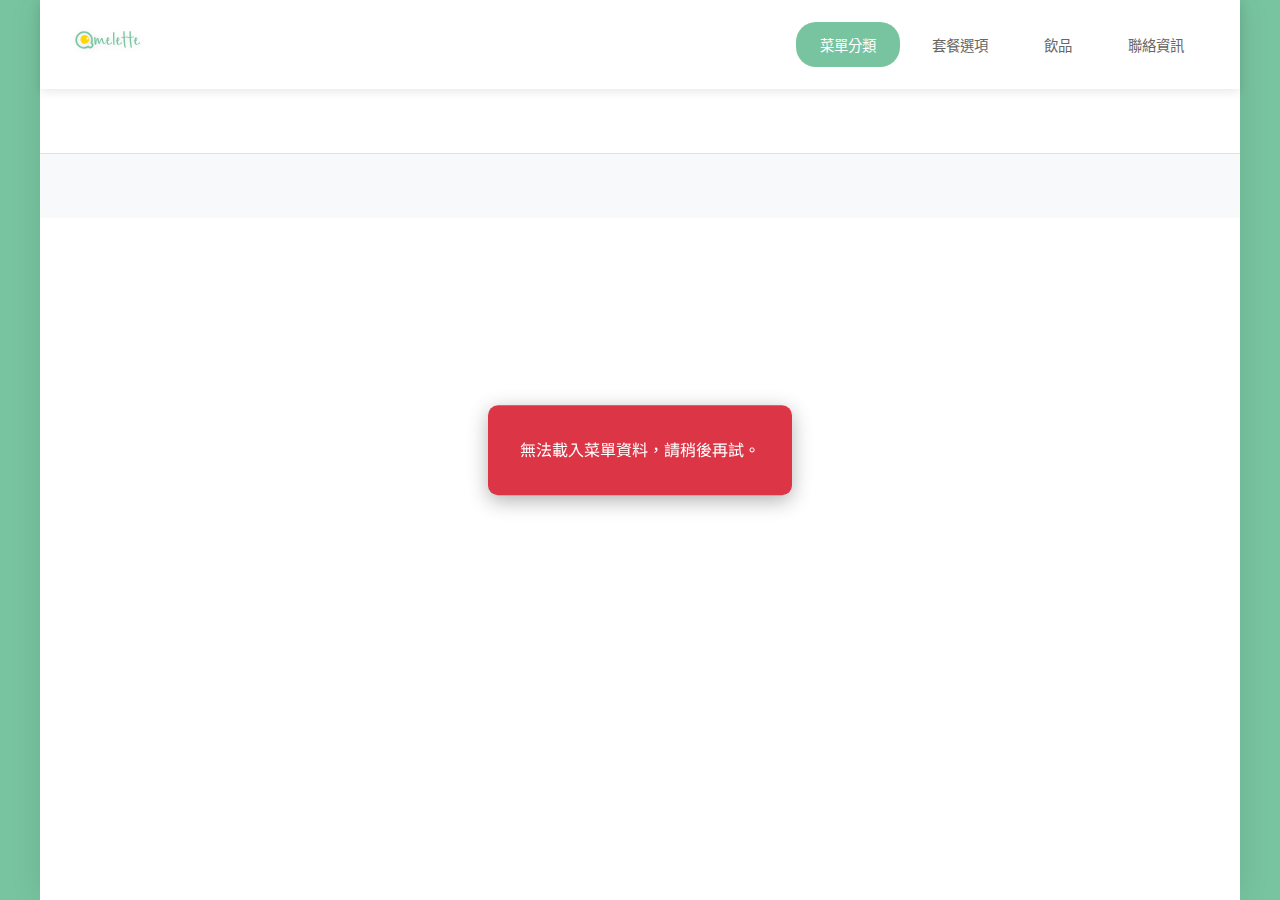
<file: index.html>
<!DOCTYPE html>
<html lang="zh-TW">
<head>
    <meta charset="UTF-8">
    <meta name="viewport" content="width=device-width, initial-scale=1.0">
    <title>Omelette BRUNCH/早午餐菜單</title>
    <link rel="stylesheet" href="styles.css">
    <link href="https://fonts.googleapis.com/css2?family=Noto+Sans+TC:wght@300;400;500;700&display=swap" rel="stylesheet">
    <link rel="stylesheet" href="https://cdnjs.cloudflare.com/ajax/libs/font-awesome/6.0.0/css/all.min.css">
</head>
<body>
    <div class="container">
        <!-- Header -->
        <header class="header">
            <div class="header-content">
                <div class="logo-container">
                    <img src="images/logo.svg" alt="Omelette Logo" class="logo">
                </div>
                <nav class="nav">
                    <div class="nav-container">
                        <button class="nav-btn active" data-section="categories">菜單分類</button>
                        <button class="nav-btn" data-section="set-options">套餐選項</button>
                        <button class="nav-btn" data-section="drinks">飲品</button>
                        <button class="nav-btn" data-section="contact">聯絡資訊</button>
                    </div>
                </nav>
            </div>
        </header>

        <!-- Main Content -->
        <main class="main-content">
            <!-- Categories Section -->
            <section id="categories" class="section active">
                <div id="categories-container"></div>
            </section>

            <!-- Set Options Section -->
            <section id="set-options" class="section">
                <div class="section-header">
                    <h2>套餐選項</h2>
                    <p class="section-subtitle">升級您的餐點體驗</p>
                </div>
                <div id="set-options-container"></div>
            </section>

            <!-- Drinks Section -->
            <section id="drinks" class="section">
                <div class="section-header">
                    <h2>飲品</h2>
                    <p class="section-subtitle">精選飲品搭配</p>
                </div>
                <div id="drinks-container"></div>
            </section>

            <!-- Contact Section -->
            <section id="contact" class="section">
                <div class="section-header">
                    <h2>聯絡資訊</h2>
                    <p class="section-subtitle">歡迎光臨</p>
                </div>
                <div id="contact-container"></div>
            </section>
        </main>

        <!-- Footer -->
        <footer class="footer">
            <div class="footer-content">
                <div id="notes-container"></div>
            </div>
        </footer>
    </div>

    <script src="script.js"></script>
</body>
</html>
</file>
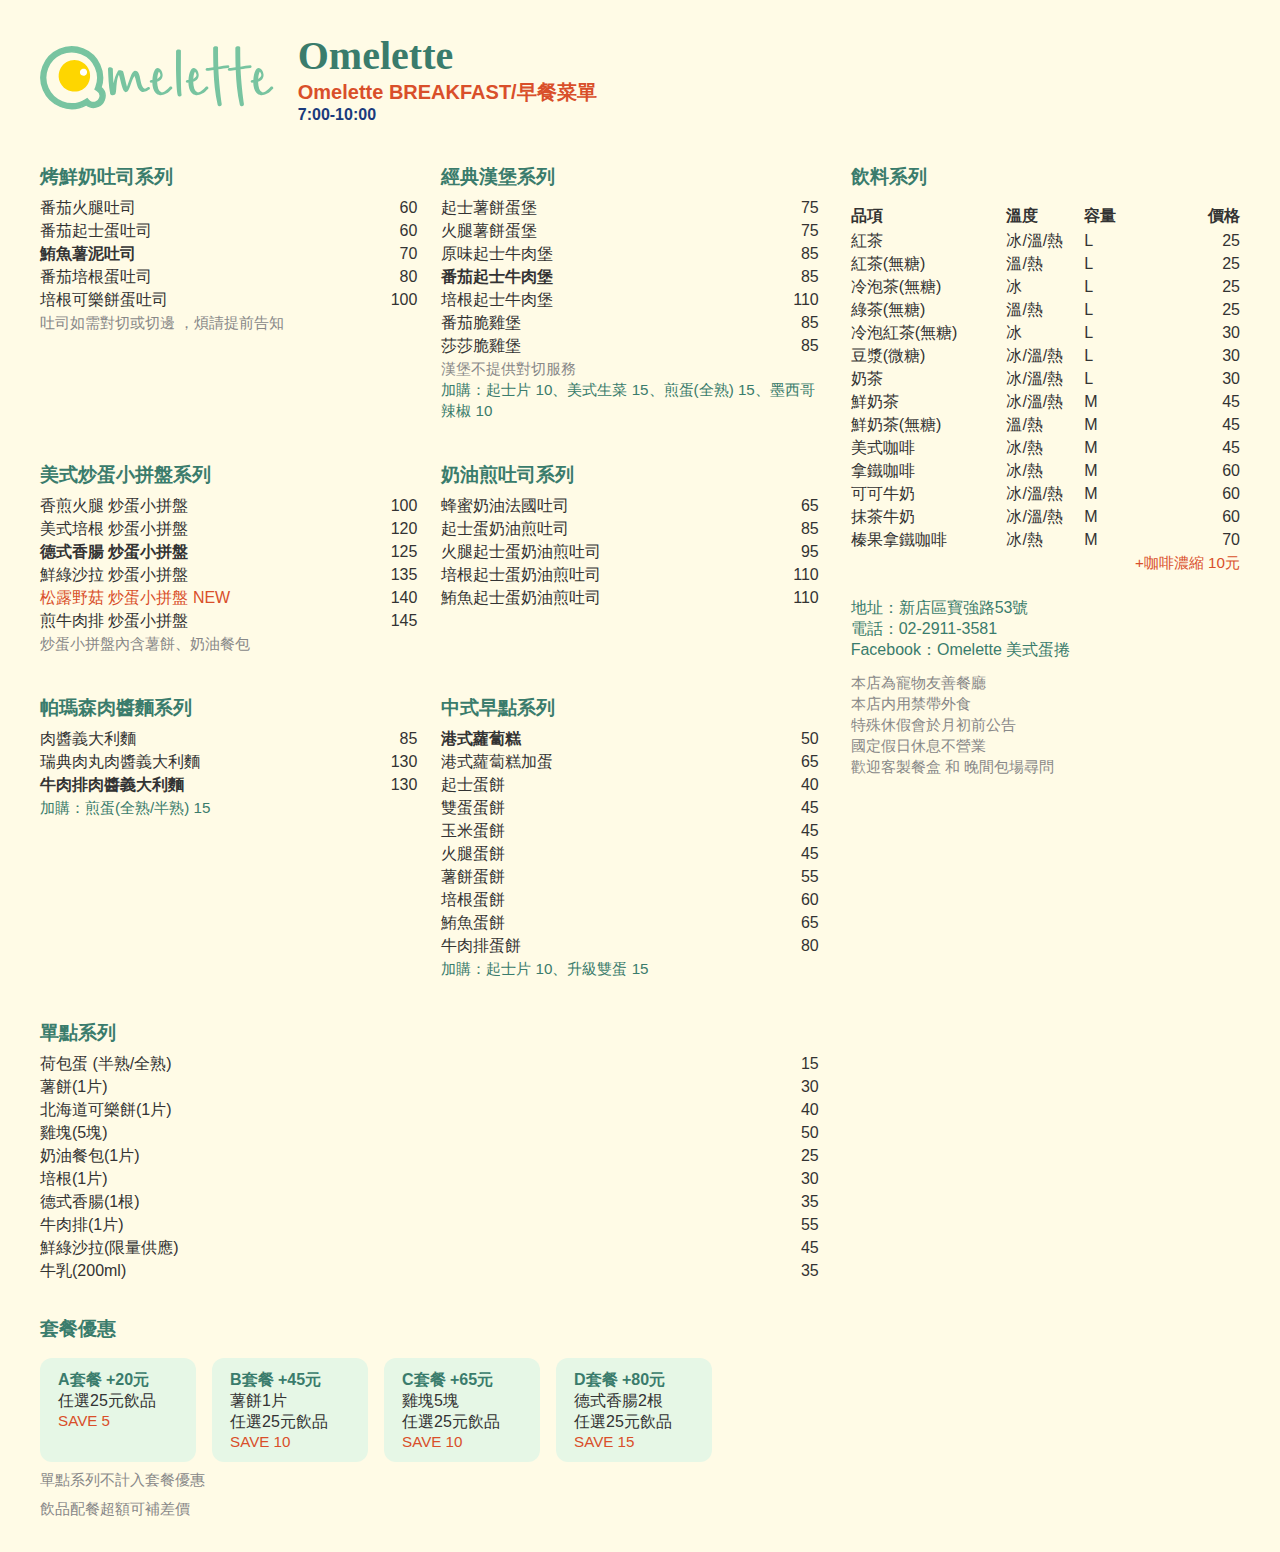
<file: html_for_figma/breakfast_generated.html>
<html>

<body style="font-family: 'Noto Sans TC' , Arial, sans-serif; background: #fffbe6; color: #333; margin: 0;">
<div style="max-width: 1200px; margin: 0 auto; padding: 32px 24px;">
 <div style="display: flex;
            align-items: center; margin-bottom: 24px;">
 <img src="../images/logo_no_padding.svg" alt="Omelette Logo" style="height:
                64px; margin-right: 24px;">
 <div>
 <h1 style="font-size: 2.5rem; margin: 0; color: #3a7c6c;
                    font-family: 'Pacifico' , cursive;">Omelette</h1>
 <div style="font-size: 1.25rem; color:
                    #d94f2a; font-weight: bold;">Omelette BREAKFAST/早餐菜單</div>
 <div style="font-size: 1rem; color: #1a3a7c;
                    font-weight: bold;">7:00-10:00</div>
 </div>
 </div>
 <div style="display: flex; gap:
            32px;">
 <div style="flex: 2;">
  <div style="display: flex; flex-wrap: wrap; gap: 24px;">
   <div style="flex: 1 1 calc(33.333% - 24px); min-width: 320px;">
<h2 style="color: #3a7c6c; font-size: 1.2rem; margin-bottom: 8px;">烤鮮奶吐司系列</h2>
<div style="display: flex; justify-content: space-between; align-items: center; margin-bottom: 2px;">
  <span style="flex: 1; text-align: left;">番茄火腿吐司</span>
  <span style="min-width: 48px; text-align: right;">60</span>
</div>
<div style="display: flex; justify-content: space-between; align-items: center; margin-bottom: 2px;">
  <span style="flex: 1; text-align: left;">番茄起士蛋吐司</span>
  <span style="min-width: 48px; text-align: right;">60</span>
</div>
<div style="display: flex; justify-content: space-between; align-items: center; margin-bottom: 2px;">
  <span style="flex: 1; text-align: left;"><b>鮪魚薯泥吐司</b></span>
  <span style="min-width: 48px; text-align: right;">70</span>
</div>
<div style="display: flex; justify-content: space-between; align-items: center; margin-bottom: 2px;">
  <span style="flex: 1; text-align: left;">番茄培根蛋吐司</span>
  <span style="min-width: 48px; text-align: right;">80</span>
</div>
<div style="display: flex; justify-content: space-between; align-items: center; margin-bottom: 2px;">
  <span style="flex: 1; text-align: left;">培根可樂餅蛋吐司</span>
  <span style="min-width: 48px; text-align: right;">100</span>
</div>
<div style="font-size: 0.95rem; color: #888;">吐司如需對切或切邊 ，煩請提前告知</div>
</div>
<div style="flex: 1 1 calc(33.333% - 24px); min-width: 320px;">
<h2 style="color: #3a7c6c; font-size: 1.2rem; margin-bottom: 8px;">經典漢堡系列</h2>
<div style="display: flex; justify-content: space-between; align-items: center; margin-bottom: 2px;">
  <span style="flex: 1; text-align: left;">起士薯餅蛋堡</span>
  <span style="min-width: 48px; text-align: right;">75</span>
</div>
<div style="display: flex; justify-content: space-between; align-items: center; margin-bottom: 2px;">
  <span style="flex: 1; text-align: left;">火腿薯餅蛋堡</span>
  <span style="min-width: 48px; text-align: right;">75</span>
</div>
<div style="display: flex; justify-content: space-between; align-items: center; margin-bottom: 2px;">
  <span style="flex: 1; text-align: left;">原味起士牛肉堡</span>
  <span style="min-width: 48px; text-align: right;">85</span>
</div>
<div style="display: flex; justify-content: space-between; align-items: center; margin-bottom: 2px;">
  <span style="flex: 1; text-align: left;"><b>番茄起士牛肉堡</b></span>
  <span style="min-width: 48px; text-align: right;">85</span>
</div>
<div style="display: flex; justify-content: space-between; align-items: center; margin-bottom: 2px;">
  <span style="flex: 1; text-align: left;">培根起士牛肉堡</span>
  <span style="min-width: 48px; text-align: right;">110</span>
</div>
<div style="display: flex; justify-content: space-between; align-items: center; margin-bottom: 2px;">
  <span style="flex: 1; text-align: left;">番茄脆雞堡</span>
  <span style="min-width: 48px; text-align: right;">85</span>
</div>
<div style="display: flex; justify-content: space-between; align-items: center; margin-bottom: 2px;">
  <span style="flex: 1; text-align: left;">莎莎脆雞堡</span>
  <span style="min-width: 48px; text-align: right;">85</span>
</div>
<div style="font-size: 0.95rem; color: #888;">漢堡不提供對切服務</div>
<div style="font-size: 0.95rem; color: #3a7c6c;">加購：起士片 10、美式生菜 15、煎蛋(全熟) 15、墨西哥辣椒 10</div>
</div>
<div style="flex: 1 1 calc(33.333% - 24px); min-width: 320px;">
<h2 style="color: #3a7c6c; font-size: 1.2rem; margin-bottom: 8px;">美式炒蛋小拼盤系列</h2>
<div style="display: flex; justify-content: space-between; align-items: center; margin-bottom: 2px;">
  <span style="flex: 1; text-align: left;">香煎火腿 炒蛋小拼盤</span>
  <span style="min-width: 48px; text-align: right;">100</span>
</div>
<div style="display: flex; justify-content: space-between; align-items: center; margin-bottom: 2px;">
  <span style="flex: 1; text-align: left;">美式培根 炒蛋小拼盤</span>
  <span style="min-width: 48px; text-align: right;">120</span>
</div>
<div style="display: flex; justify-content: space-between; align-items: center; margin-bottom: 2px;">
  <span style="flex: 1; text-align: left;"><b>德式香腸 炒蛋小拼盤</b></span>
  <span style="min-width: 48px; text-align: right;">125</span>
</div>
<div style="display: flex; justify-content: space-between; align-items: center; margin-bottom: 2px;">
  <span style="flex: 1; text-align: left;">鮮綠沙拉 炒蛋小拼盤</span>
  <span style="min-width: 48px; text-align: right;">135</span>
</div>
<div style="display: flex; justify-content: space-between; align-items: center; margin-bottom: 2px;">
  <span style="flex: 1; text-align: left;"><span style="color: #d94f2a;">松露野菇 炒蛋小拼盤 NEW</span></span>
  <span style="min-width: 48px; text-align: right;">140</span>
</div>
<div style="display: flex; justify-content: space-between; align-items: center; margin-bottom: 2px;">
  <span style="flex: 1; text-align: left;">煎牛肉排 炒蛋小拼盤</span>
  <span style="min-width: 48px; text-align: right;">145</span>
</div>
<div style="font-size: 0.95rem; color: #888;">炒蛋小拼盤內含薯餅、奶油餐包</div>
</div>
<div style="flex: 1 1 calc(33.333% - 24px); min-width: 320px;">
<h2 style="color: #3a7c6c; font-size: 1.2rem; margin-bottom: 8px;">奶油煎吐司系列</h2>
<div style="display: flex; justify-content: space-between; align-items: center; margin-bottom: 2px;">
  <span style="flex: 1; text-align: left;">蜂蜜奶油法國吐司</span>
  <span style="min-width: 48px; text-align: right;">65</span>
</div>
<div style="display: flex; justify-content: space-between; align-items: center; margin-bottom: 2px;">
  <span style="flex: 1; text-align: left;">起士蛋奶油煎吐司</span>
  <span style="min-width: 48px; text-align: right;">85</span>
</div>
<div style="display: flex; justify-content: space-between; align-items: center; margin-bottom: 2px;">
  <span style="flex: 1; text-align: left;">火腿起士蛋奶油煎吐司</span>
  <span style="min-width: 48px; text-align: right;">95</span>
</div>
<div style="display: flex; justify-content: space-between; align-items: center; margin-bottom: 2px;">
  <span style="flex: 1; text-align: left;">培根起士蛋奶油煎吐司</span>
  <span style="min-width: 48px; text-align: right;">110</span>
</div>
<div style="display: flex; justify-content: space-between; align-items: center; margin-bottom: 2px;">
  <span style="flex: 1; text-align: left;">鮪魚起士蛋奶油煎吐司</span>
  <span style="min-width: 48px; text-align: right;">110</span>
</div>
</div>
<div style="flex: 1 1 calc(33.333% - 24px); min-width: 320px;">
<h2 style="color: #3a7c6c; font-size: 1.2rem; margin-bottom: 8px;">帕瑪森肉醬麵系列</h2>
<div style="display: flex; justify-content: space-between; align-items: center; margin-bottom: 2px;">
  <span style="flex: 1; text-align: left;">肉醬義大利麵</span>
  <span style="min-width: 48px; text-align: right;">85</span>
</div>
<div style="display: flex; justify-content: space-between; align-items: center; margin-bottom: 2px;">
  <span style="flex: 1; text-align: left;">瑞典肉丸肉醬義大利麵</span>
  <span style="min-width: 48px; text-align: right;">130</span>
</div>
<div style="display: flex; justify-content: space-between; align-items: center; margin-bottom: 2px;">
  <span style="flex: 1; text-align: left;"><b>牛肉排肉醬義大利麵</b></span>
  <span style="min-width: 48px; text-align: right;">130</span>
</div>
<div style="font-size: 0.95rem; color: #3a7c6c;">加購：煎蛋(全熟/半熟) 15</div>
</div>
<div style="flex: 1 1 calc(33.333% - 24px); min-width: 320px;">
<h2 style="color: #3a7c6c; font-size: 1.2rem; margin-bottom: 8px;">中式早點系列</h2>
<div style="display: flex; justify-content: space-between; align-items: center; margin-bottom: 2px;">
  <span style="flex: 1; text-align: left;"><b>港式蘿蔔糕</b></span>
  <span style="min-width: 48px; text-align: right;">50</span>
</div>
<div style="display: flex; justify-content: space-between; align-items: center; margin-bottom: 2px;">
  <span style="flex: 1; text-align: left;">港式蘿蔔糕加蛋</span>
  <span style="min-width: 48px; text-align: right;">65</span>
</div>
<div style="display: flex; justify-content: space-between; align-items: center; margin-bottom: 2px;">
  <span style="flex: 1; text-align: left;">起士蛋餅</span>
  <span style="min-width: 48px; text-align: right;">40</span>
</div>
<div style="display: flex; justify-content: space-between; align-items: center; margin-bottom: 2px;">
  <span style="flex: 1; text-align: left;">雙蛋蛋餅</span>
  <span style="min-width: 48px; text-align: right;">45</span>
</div>
<div style="display: flex; justify-content: space-between; align-items: center; margin-bottom: 2px;">
  <span style="flex: 1; text-align: left;">玉米蛋餅</span>
  <span style="min-width: 48px; text-align: right;">45</span>
</div>
<div style="display: flex; justify-content: space-between; align-items: center; margin-bottom: 2px;">
  <span style="flex: 1; text-align: left;">火腿蛋餅</span>
  <span style="min-width: 48px; text-align: right;">45</span>
</div>
<div style="display: flex; justify-content: space-between; align-items: center; margin-bottom: 2px;">
  <span style="flex: 1; text-align: left;">薯餅蛋餅</span>
  <span style="min-width: 48px; text-align: right;">55</span>
</div>
<div style="display: flex; justify-content: space-between; align-items: center; margin-bottom: 2px;">
  <span style="flex: 1; text-align: left;">培根蛋餅</span>
  <span style="min-width: 48px; text-align: right;">60</span>
</div>
<div style="display: flex; justify-content: space-between; align-items: center; margin-bottom: 2px;">
  <span style="flex: 1; text-align: left;">鮪魚蛋餅</span>
  <span style="min-width: 48px; text-align: right;">65</span>
</div>
<div style="display: flex; justify-content: space-between; align-items: center; margin-bottom: 2px;">
  <span style="flex: 1; text-align: left;">牛肉排蛋餅</span>
  <span style="min-width: 48px; text-align: right;">80</span>
</div>
<div style="font-size: 0.95rem; color: #3a7c6c;">加購：起士片 10、升級雙蛋 15</div>
</div>
<div style="flex: 1 1 calc(33.333% - 24px); min-width: 320px;">
<h2 style="color: #3a7c6c; font-size: 1.2rem; margin-bottom: 8px;">單點系列</h2>
<div style="display: flex; justify-content: space-between; align-items: center; margin-bottom: 2px;">
  <span style="flex: 1; text-align: left;">荷包蛋 (半熟/全熟)</span>
  <span style="min-width: 48px; text-align: right;">15</span>
</div>
<div style="display: flex; justify-content: space-between; align-items: center; margin-bottom: 2px;">
  <span style="flex: 1; text-align: left;">薯餅(1片)</span>
  <span style="min-width: 48px; text-align: right;">30</span>
</div>
<div style="display: flex; justify-content: space-between; align-items: center; margin-bottom: 2px;">
  <span style="flex: 1; text-align: left;">北海道可樂餅(1片)</span>
  <span style="min-width: 48px; text-align: right;">40</span>
</div>
<div style="display: flex; justify-content: space-between; align-items: center; margin-bottom: 2px;">
  <span style="flex: 1; text-align: left;">雞塊(5塊)</span>
  <span style="min-width: 48px; text-align: right;">50</span>
</div>
<div style="display: flex; justify-content: space-between; align-items: center; margin-bottom: 2px;">
  <span style="flex: 1; text-align: left;">奶油餐包(1片)</span>
  <span style="min-width: 48px; text-align: right;">25</span>
</div>
<div style="display: flex; justify-content: space-between; align-items: center; margin-bottom: 2px;">
  <span style="flex: 1; text-align: left;">培根(1片)</span>
  <span style="min-width: 48px; text-align: right;">30</span>
</div>
<div style="display: flex; justify-content: space-between; align-items: center; margin-bottom: 2px;">
  <span style="flex: 1; text-align: left;">德式香腸(1根)</span>
  <span style="min-width: 48px; text-align: right;">35</span>
</div>
<div style="display: flex; justify-content: space-between; align-items: center; margin-bottom: 2px;">
  <span style="flex: 1; text-align: left;">牛肉排(1片)</span>
  <span style="min-width: 48px; text-align: right;">55</span>
</div>
<div style="display: flex; justify-content: space-between; align-items: center; margin-bottom: 2px;">
  <span style="flex: 1; text-align: left;">鮮綠沙拉(限量供應)</span>
  <span style="min-width: 48px; text-align: right;">45</span>
</div>
<div style="display: flex; justify-content: space-between; align-items: center; margin-bottom: 2px;">
  <span style="flex: 1; text-align: left;">牛乳(200ml)</span>
  <span style="min-width: 48px; text-align: right;">35</span>
</div>
</div>
  </div>
  <div style="margin-top: 32px;">
<h2 style="color: #3a7c6c; font-size: 1.2rem;">套餐優惠</h2>
<div style="display: flex; gap: 16px;">
<div style="background: #e6f7e6; border-radius: 12px; padding: 12px 18px; min-width: 120px;">
<div style="font-weight: bold; color: #3a7c6c;">A套餐 +20元</div>
<div>任選25元飲品</div>
<div style="color: #d94f2a; font-size: 0.95rem;">SAVE 5</div>
</div>
<div style="background: #e6f7e6; border-radius: 12px; padding: 12px 18px; min-width: 120px;">
<div style="font-weight: bold; color: #3a7c6c;">B套餐 +45元</div>
<div>薯餅1片<br>任選25元飲品</div>
<div style="color: #d94f2a; font-size: 0.95rem;">SAVE 10</div>
</div>
<div style="background: #e6f7e6; border-radius: 12px; padding: 12px 18px; min-width: 120px;">
<div style="font-weight: bold; color: #3a7c6c;">C套餐 +65元</div>
<div>雞塊5塊<br>任選25元飲品</div>
<div style="color: #d94f2a; font-size: 0.95rem;">SAVE 10</div>
</div>
<div style="background: #e6f7e6; border-radius: 12px; padding: 12px 18px; min-width: 120px;">
<div style="font-weight: bold; color: #3a7c6c;">D套餐 +80元</div>
<div>德式香腸2根<br>任選25元飲品</div>
<div style="color: #d94f2a; font-size: 0.95rem;">SAVE 15</div>
</div>
</div>
<div style="font-size: 0.95rem; color: #888; margin-top: 8px;">單點系列不計入套餐優惠</div>
<div style="font-size: 0.95rem; color: #888; margin-top: 8px;">飲品配餐超額可補差價</div>
</div>
 </div>
 <div style="flex: 1; min-width: 320px;">
  <h2 style="color: #3a7c6c; font-size: 1.2rem;">飲料系列</h2>
<div style="display: flex; font-weight: bold; margin-bottom: 4px;"><span style="flex: 2; text-align: left;">品項</span><span style="flex: 1; text-align: left;">溫度</span><span style="flex: 1; text-align: left;">容量</span><span style="flex: 1; text-align: right;">價格</span></div>
<div style="display: flex; align-items: center; margin-bottom: 2px;">
  <span style="flex: 2; text-align: left;">紅茶</span>
  <span style="flex: 1; text-align: left;">冰/溫/熱</span>
  <span style="flex: 1; text-align: left;">L</span>
  <span style="flex: 1; text-align: right;">25</span>
</div>

<div style="display: flex; align-items: center; margin-bottom: 2px;">
  <span style="flex: 2; text-align: left;">紅茶(無糖)</span>
  <span style="flex: 1; text-align: left;">溫/熱</span>
  <span style="flex: 1; text-align: left;">L</span>
  <span style="flex: 1; text-align: right;">25</span>
</div>

<div style="display: flex; align-items: center; margin-bottom: 2px;">
  <span style="flex: 2; text-align: left;">冷泡茶(無糖)</span>
  <span style="flex: 1; text-align: left;">冰</span>
  <span style="flex: 1; text-align: left;">L</span>
  <span style="flex: 1; text-align: right;">25</span>
</div>

<div style="display: flex; align-items: center; margin-bottom: 2px;">
  <span style="flex: 2; text-align: left;">綠茶(無糖)</span>
  <span style="flex: 1; text-align: left;">溫/熱</span>
  <span style="flex: 1; text-align: left;">L</span>
  <span style="flex: 1; text-align: right;">25</span>
</div>

<div style="display: flex; align-items: center; margin-bottom: 2px;">
  <span style="flex: 2; text-align: left;">冷泡紅茶(無糖)</span>
  <span style="flex: 1; text-align: left;">冰</span>
  <span style="flex: 1; text-align: left;">L</span>
  <span style="flex: 1; text-align: right;">30</span>
</div>

<div style="display: flex; align-items: center; margin-bottom: 2px;">
  <span style="flex: 2; text-align: left;">豆漿(微糖)</span>
  <span style="flex: 1; text-align: left;">冰/溫/熱</span>
  <span style="flex: 1; text-align: left;">L</span>
  <span style="flex: 1; text-align: right;">30</span>
</div>

<div style="display: flex; align-items: center; margin-bottom: 2px;">
  <span style="flex: 2; text-align: left;">奶茶</span>
  <span style="flex: 1; text-align: left;">冰/溫/熱</span>
  <span style="flex: 1; text-align: left;">L</span>
  <span style="flex: 1; text-align: right;">30</span>
</div>

<div style="display: flex; align-items: center; margin-bottom: 2px;">
  <span style="flex: 2; text-align: left;">鮮奶茶</span>
  <span style="flex: 1; text-align: left;">冰/溫/熱</span>
  <span style="flex: 1; text-align: left;">M</span>
  <span style="flex: 1; text-align: right;">45</span>
</div>

<div style="display: flex; align-items: center; margin-bottom: 2px;">
  <span style="flex: 2; text-align: left;">鮮奶茶(無糖)</span>
  <span style="flex: 1; text-align: left;">溫/熱</span>
  <span style="flex: 1; text-align: left;">M</span>
  <span style="flex: 1; text-align: right;">45</span>
</div>

<div style="display: flex; align-items: center; margin-bottom: 2px;">
  <span style="flex: 2; text-align: left;">美式咖啡</span>
  <span style="flex: 1; text-align: left;">冰/熱</span>
  <span style="flex: 1; text-align: left;">M</span>
  <span style="flex: 1; text-align: right;">45</span>
</div>

<div style="display: flex; align-items: center; margin-bottom: 2px;">
  <span style="flex: 2; text-align: left;">拿鐵咖啡</span>
  <span style="flex: 1; text-align: left;">冰/熱</span>
  <span style="flex: 1; text-align: left;">M</span>
  <span style="flex: 1; text-align: right;">60</span>
</div>

<div style="display: flex; align-items: center; margin-bottom: 2px;">
  <span style="flex: 2; text-align: left;">可可牛奶</span>
  <span style="flex: 1; text-align: left;">冰/溫/熱</span>
  <span style="flex: 1; text-align: left;">M</span>
  <span style="flex: 1; text-align: right;">60</span>
</div>

<div style="display: flex; align-items: center; margin-bottom: 2px;">
  <span style="flex: 2; text-align: left;">抹茶牛奶</span>
  <span style="flex: 1; text-align: left;">冰/溫/熱</span>
  <span style="flex: 1; text-align: left;">M</span>
  <span style="flex: 1; text-align: right;">60</span>
</div>

<div style="display: flex; align-items: center; margin-bottom: 2px;">
  <span style="flex: 2; text-align: left;">榛果拿鐵咖啡</span>
  <span style="flex: 1; text-align: left;">冰/熱</span>
  <span style="flex: 1; text-align: left;">M</span>
  <span style="flex: 1; text-align: right;">70</span>
</div>
<div style="text-align: right; color: #d94f2a; font-size: 0.95rem;">+咖啡濃縮 10元</div>
  <div style="margin-top: 24px; font-size: 1rem; color: #3a7c6c;">
<div>地址：新店區寶強路53號</div>
<div>電話：02-2911-3581</div>
<div>Facebook：Omelette 美式蛋捲</div>
</div>
  <div style="margin-top: 12px; font-size: 0.95rem; color: #888;">
本店為寵物友善餐廳<br>
本店内用禁帶外食<br>
特殊休假會於月初前公告<br>
國定假日休息不營業<br>
歡迎客製餐盒 和 晚間包場尋問<br>
</div>
 </div>
 </div>
</div>



<!--
If a menu item has an 'options' array, it will be rendered as a parenthetical list after the name, e.g. 荷包蛋 (半熟/全熟)
-->



</body>

</html>
</file>
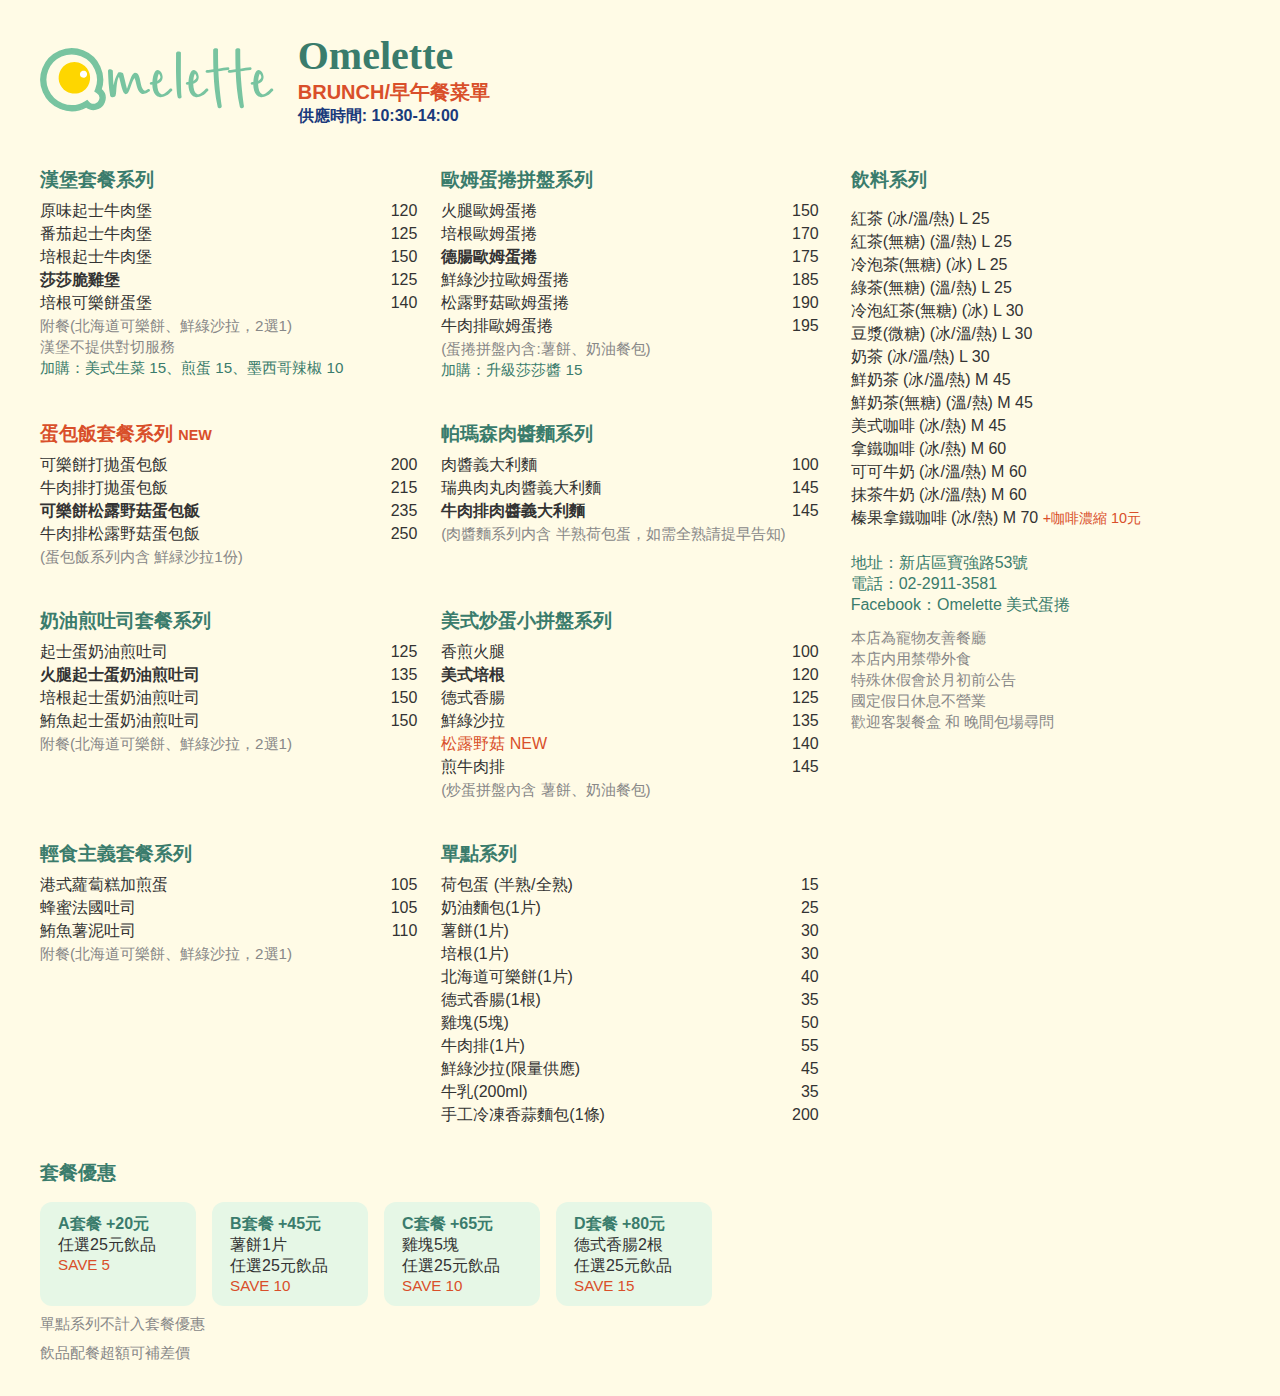
<file: html_for_figma/brunch_generated.html>
<html>

<body style="font-family: 'Noto Sans TC' , Arial, sans-serif; background: #fffbe6; color: #333; margin: 0; padding:
    0;">
<div style="max-width: 1200px; margin: 0 auto; padding: 32px 24px;">
 <div style="display: flex;
            align-items: center; margin-bottom: 24px;">
 <img src="../images/logo_no_padding.svg" alt="Omelette Logo" style="height:
                64px; margin-right: 24px;">
 <div>
 <h1 style="font-size: 2.5rem; margin: 0; color: #3a7c6c;
                    font-family: 'Pacifico' , cursive;">Omelette</h1>
 <div style="font-size: 1.25rem; color:
                    #d94f2a; font-weight: bold;">BRUNCH/早午餐菜單</div>
 <div style="font-size: 1rem; color: #1a3a7c;
                    font-weight: bold;">供應時間: 10:30-14:00</div>
 </div>
 </div>
 <div style="display: flex; gap:
            32px;">
 <div style="flex: 2;">
  <div style="display: flex; flex-wrap: wrap; gap: 24px;">
   <div style="flex: 1 1 calc(33.333% - 24px); min-width: 320px;">
<h2 style="color: #3a7c6c; font-size: 1.2rem; margin-bottom: 8px;">漢堡套餐系列</h2>
<div style="display: flex; justify-content: space-between; align-items: center; margin-bottom: 2px;">
  <span style="flex: 1; text-align: left;">原味起士牛肉堡</span>
  <span style="min-width: 48px; text-align: right;">120</span>
</div>
<div style="display: flex; justify-content: space-between; align-items: center; margin-bottom: 2px;">
  <span style="flex: 1; text-align: left;">番茄起士牛肉堡</span>
  <span style="min-width: 48px; text-align: right;">125</span>
</div>
<div style="display: flex; justify-content: space-between; align-items: center; margin-bottom: 2px;">
  <span style="flex: 1; text-align: left;">培根起士牛肉堡</span>
  <span style="min-width: 48px; text-align: right;">150</span>
</div>
<div style="display: flex; justify-content: space-between; align-items: center; margin-bottom: 2px;">
  <span style="flex: 1; text-align: left;"><b>莎莎脆雞堡</b></span>
  <span style="min-width: 48px; text-align: right;">125</span>
</div>
<div style="display: flex; justify-content: space-between; align-items: center; margin-bottom: 2px;">
  <span style="flex: 1; text-align: left;">培根可樂餅蛋堡</span>
  <span style="min-width: 48px; text-align: right;">140</span>
</div>
<div style="font-size: 0.95rem; color: #888;">附餐(北海道可樂餅、鮮綠沙拉，2選1)</div>
<div style="font-size: 0.95rem; color: #888;">漢堡不提供對切服務</div>
<div style="font-size: 0.95rem; color: #3a7c6c;">加購：美式生菜 15、煎蛋 15、墨西哥辣椒 10</div>
</div>
<div style="flex: 1 1 calc(33.333% - 24px); min-width: 320px;">
<h2 style="color: #3a7c6c; font-size: 1.2rem; margin-bottom: 8px;">歐姆蛋捲拼盤系列</h2>
<div style="display: flex; justify-content: space-between; align-items: center; margin-bottom: 2px;">
  <span style="flex: 1; text-align: left;">火腿歐姆蛋捲</span>
  <span style="min-width: 48px; text-align: right;">150</span>
</div>
<div style="display: flex; justify-content: space-between; align-items: center; margin-bottom: 2px;">
  <span style="flex: 1; text-align: left;">培根歐姆蛋捲</span>
  <span style="min-width: 48px; text-align: right;">170</span>
</div>
<div style="display: flex; justify-content: space-between; align-items: center; margin-bottom: 2px;">
  <span style="flex: 1; text-align: left;"><b>德腸歐姆蛋捲</b></span>
  <span style="min-width: 48px; text-align: right;">175</span>
</div>
<div style="display: flex; justify-content: space-between; align-items: center; margin-bottom: 2px;">
  <span style="flex: 1; text-align: left;">鮮綠沙拉歐姆蛋捲</span>
  <span style="min-width: 48px; text-align: right;">185</span>
</div>
<div style="display: flex; justify-content: space-between; align-items: center; margin-bottom: 2px;">
  <span style="flex: 1; text-align: left;">松露野菇歐姆蛋捲</span>
  <span style="min-width: 48px; text-align: right;">190</span>
</div>
<div style="display: flex; justify-content: space-between; align-items: center; margin-bottom: 2px;">
  <span style="flex: 1; text-align: left;">牛肉排歐姆蛋捲</span>
  <span style="min-width: 48px; text-align: right;">195</span>
</div>
<div style="font-size: 0.95rem; color: #888;">(蛋捲拼盤內含:薯餅、奶油餐包)</div>
<div style="font-size: 0.95rem; color: #3a7c6c;">加購：升級莎莎醬 15</div>
</div>
<div style="flex: 1 1 calc(33.333% - 24px); min-width: 320px;">
<h2 style="color: #d94f2a; font-size: 1.2rem; margin-bottom: 8px;">蛋包飯套餐系列 <span style="font-size: 0.9rem; color: #d94f2a;">NEW</span></h2>
<div style="display: flex; justify-content: space-between; align-items: center; margin-bottom: 2px;">
  <span style="flex: 1; text-align: left;">可樂餅打拋蛋包飯</span>
  <span style="min-width: 48px; text-align: right;">200</span>
</div>
<div style="display: flex; justify-content: space-between; align-items: center; margin-bottom: 2px;">
  <span style="flex: 1; text-align: left;">牛肉排打拋蛋包飯</span>
  <span style="min-width: 48px; text-align: right;">215</span>
</div>
<div style="display: flex; justify-content: space-between; align-items: center; margin-bottom: 2px;">
  <span style="flex: 1; text-align: left;"><b>可樂餅松露野菇蛋包飯</b></span>
  <span style="min-width: 48px; text-align: right;">235</span>
</div>
<div style="display: flex; justify-content: space-between; align-items: center; margin-bottom: 2px;">
  <span style="flex: 1; text-align: left;">牛肉排松露野菇蛋包飯</span>
  <span style="min-width: 48px; text-align: right;">250</span>
</div>
<div style="font-size: 0.95rem; color: #888;">(蛋包飯系列内含 鮮緑沙拉1份)</div>
</div>
<div style="flex: 1 1 calc(33.333% - 24px); min-width: 320px;">
<h2 style="color: #3a7c6c; font-size: 1.2rem; margin-bottom: 8px;">帕瑪森肉醬麵系列</h2>
<div style="display: flex; justify-content: space-between; align-items: center; margin-bottom: 2px;">
  <span style="flex: 1; text-align: left;">肉醬義大利麵</span>
  <span style="min-width: 48px; text-align: right;">100</span>
</div>
<div style="display: flex; justify-content: space-between; align-items: center; margin-bottom: 2px;">
  <span style="flex: 1; text-align: left;">瑞典肉丸肉醬義大利麵</span>
  <span style="min-width: 48px; text-align: right;">145</span>
</div>
<div style="display: flex; justify-content: space-between; align-items: center; margin-bottom: 2px;">
  <span style="flex: 1; text-align: left;"><b>牛肉排肉醬義大利麵</b></span>
  <span style="min-width: 48px; text-align: right;">145</span>
</div>
<div style="font-size: 0.95rem; color: #888;">(肉醬麵系列内含 半熟荷包蛋，如需全熟請提早告知)</div>
</div>
<div style="flex: 1 1 calc(33.333% - 24px); min-width: 320px;">
<h2 style="color: #3a7c6c; font-size: 1.2rem; margin-bottom: 8px;">奶油煎吐司套餐系列</h2>
<div style="display: flex; justify-content: space-between; align-items: center; margin-bottom: 2px;">
  <span style="flex: 1; text-align: left;">起士蛋奶油煎吐司</span>
  <span style="min-width: 48px; text-align: right;">125</span>
</div>
<div style="display: flex; justify-content: space-between; align-items: center; margin-bottom: 2px;">
  <span style="flex: 1; text-align: left;"><b>火腿起士蛋奶油煎吐司</b></span>
  <span style="min-width: 48px; text-align: right;">135</span>
</div>
<div style="display: flex; justify-content: space-between; align-items: center; margin-bottom: 2px;">
  <span style="flex: 1; text-align: left;">培根起士蛋奶油煎吐司</span>
  <span style="min-width: 48px; text-align: right;">150</span>
</div>
<div style="display: flex; justify-content: space-between; align-items: center; margin-bottom: 2px;">
  <span style="flex: 1; text-align: left;">鮪魚起士蛋奶油煎吐司</span>
  <span style="min-width: 48px; text-align: right;">150</span>
</div>
<div style="font-size: 0.95rem; color: #888;">附餐(北海道可樂餅、鮮綠沙拉，2選1)</div>
</div>
<div style="flex: 1 1 calc(33.333% - 24px); min-width: 320px;">
<h2 style="color: #3a7c6c; font-size: 1.2rem; margin-bottom: 8px;">美式炒蛋小拼盤系列</h2>
<div style="display: flex; justify-content: space-between; align-items: center; margin-bottom: 2px;">
  <span style="flex: 1; text-align: left;">香煎火腿</span>
  <span style="min-width: 48px; text-align: right;">100</span>
</div>
<div style="display: flex; justify-content: space-between; align-items: center; margin-bottom: 2px;">
  <span style="flex: 1; text-align: left;"><b>美式培根</b></span>
  <span style="min-width: 48px; text-align: right;">120</span>
</div>
<div style="display: flex; justify-content: space-between; align-items: center; margin-bottom: 2px;">
  <span style="flex: 1; text-align: left;">德式香腸</span>
  <span style="min-width: 48px; text-align: right;">125</span>
</div>
<div style="display: flex; justify-content: space-between; align-items: center; margin-bottom: 2px;">
  <span style="flex: 1; text-align: left;">鮮綠沙拉</span>
  <span style="min-width: 48px; text-align: right;">135</span>
</div>
<div style="display: flex; justify-content: space-between; align-items: center; margin-bottom: 2px;">
  <span style="flex: 1; text-align: left;"><span style="color: #d94f2a;">松露野菇 NEW</span></span>
  <span style="min-width: 48px; text-align: right;">140</span>
</div>
<div style="display: flex; justify-content: space-between; align-items: center; margin-bottom: 2px;">
  <span style="flex: 1; text-align: left;">煎牛肉排</span>
  <span style="min-width: 48px; text-align: right;">145</span>
</div>
<div style="font-size: 0.95rem; color: #888;">(炒蛋拼盤內含 薯餅、奶油餐包)</div>
</div>
<div style="flex: 1 1 calc(33.333% - 24px); min-width: 320px;">
<h2 style="color: #3a7c6c; font-size: 1.2rem; margin-bottom: 8px;">輕食主義套餐系列</h2>
<div style="display: flex; justify-content: space-between; align-items: center; margin-bottom: 2px;">
  <span style="flex: 1; text-align: left;">港式蘿蔔糕加煎蛋</span>
  <span style="min-width: 48px; text-align: right;">105</span>
</div>
<div style="display: flex; justify-content: space-between; align-items: center; margin-bottom: 2px;">
  <span style="flex: 1; text-align: left;">蜂蜜法國吐司</span>
  <span style="min-width: 48px; text-align: right;">105</span>
</div>
<div style="display: flex; justify-content: space-between; align-items: center; margin-bottom: 2px;">
  <span style="flex: 1; text-align: left;">鮪魚薯泥吐司</span>
  <span style="min-width: 48px; text-align: right;">110</span>
</div>
<div style="font-size: 0.95rem; color: #888;">附餐(北海道可樂餅、鮮綠沙拉，2選1)</div>
</div>
<div style="flex: 1 1 calc(33.333% - 24px); min-width: 320px;">
<h2 style="color: #3a7c6c; font-size: 1.2rem; margin-bottom: 8px;">單點系列</h2>
<div style="display: flex; justify-content: space-between; align-items: center; margin-bottom: 2px;">
  <span style="flex: 1; text-align: left;">荷包蛋 (半熟/全熟)</span>
  <span style="min-width: 48px; text-align: right;">15</span>
</div>
<div style="display: flex; justify-content: space-between; align-items: center; margin-bottom: 2px;">
  <span style="flex: 1; text-align: left;">奶油麵包(1片)</span>
  <span style="min-width: 48px; text-align: right;">25</span>
</div>
<div style="display: flex; justify-content: space-between; align-items: center; margin-bottom: 2px;">
  <span style="flex: 1; text-align: left;">薯餅(1片)</span>
  <span style="min-width: 48px; text-align: right;">30</span>
</div>
<div style="display: flex; justify-content: space-between; align-items: center; margin-bottom: 2px;">
  <span style="flex: 1; text-align: left;">培根(1片)</span>
  <span style="min-width: 48px; text-align: right;">30</span>
</div>
<div style="display: flex; justify-content: space-between; align-items: center; margin-bottom: 2px;">
  <span style="flex: 1; text-align: left;">北海道可樂餅(1片)</span>
  <span style="min-width: 48px; text-align: right;">40</span>
</div>
<div style="display: flex; justify-content: space-between; align-items: center; margin-bottom: 2px;">
  <span style="flex: 1; text-align: left;">德式香腸(1根)</span>
  <span style="min-width: 48px; text-align: right;">35</span>
</div>
<div style="display: flex; justify-content: space-between; align-items: center; margin-bottom: 2px;">
  <span style="flex: 1; text-align: left;">雞塊(5塊)</span>
  <span style="min-width: 48px; text-align: right;">50</span>
</div>
<div style="display: flex; justify-content: space-between; align-items: center; margin-bottom: 2px;">
  <span style="flex: 1; text-align: left;">牛肉排(1片)</span>
  <span style="min-width: 48px; text-align: right;">55</span>
</div>
<div style="display: flex; justify-content: space-between; align-items: center; margin-bottom: 2px;">
  <span style="flex: 1; text-align: left;">鮮綠沙拉(限量供應)</span>
  <span style="min-width: 48px; text-align: right;">45</span>
</div>
<div style="display: flex; justify-content: space-between; align-items: center; margin-bottom: 2px;">
  <span style="flex: 1; text-align: left;">牛乳(200ml)</span>
  <span style="min-width: 48px; text-align: right;">35</span>
</div>
<div style="display: flex; justify-content: space-between; align-items: center; margin-bottom: 2px;">
  <span style="flex: 1; text-align: left;">手工冷凍香蒜麵包(1條)</span>
  <span style="min-width: 48px; text-align: right;">200</span>
</div>
</div>
  </div>
  <div style="margin-top: 32px;">
<h2 style="color: #3a7c6c; font-size: 1.2rem;">套餐優惠</h2>
<div style="display: flex; gap: 16px;">
<div style="background: #e6f7e6; border-radius: 12px; padding: 12px 18px; min-width: 120px;">
<div style="font-weight: bold; color: #3a7c6c;">A套餐 +20元</div>
<div>任選25元飲品</div>
<div style="color: #d94f2a; font-size: 0.95rem;">SAVE 5</div>
</div>
<div style="background: #e6f7e6; border-radius: 12px; padding: 12px 18px; min-width: 120px;">
<div style="font-weight: bold; color: #3a7c6c;">B套餐 +45元</div>
<div>薯餅1片<br>任選25元飲品</div>
<div style="color: #d94f2a; font-size: 0.95rem;">SAVE 10</div>
</div>
<div style="background: #e6f7e6; border-radius: 12px; padding: 12px 18px; min-width: 120px;">
<div style="font-weight: bold; color: #3a7c6c;">C套餐 +65元</div>
<div>雞塊5塊<br>任選25元飲品</div>
<div style="color: #d94f2a; font-size: 0.95rem;">SAVE 10</div>
</div>
<div style="background: #e6f7e6; border-radius: 12px; padding: 12px 18px; min-width: 120px;">
<div style="font-weight: bold; color: #3a7c6c;">D套餐 +80元</div>
<div>德式香腸2根<br>任選25元飲品</div>
<div style="color: #d94f2a; font-size: 0.95rem;">SAVE 15</div>
</div>
</div>
<div style="font-size: 0.95rem; color: #888; margin-top: 8px;">單點系列不計入套餐優惠</div>
<div style="font-size: 0.95rem; color: #888; margin-top: 8px;">飲品配餐超額可補差價</div>
</div>
 </div>
 <div style="flex: 1; min-width: 320px;">
  <h2 style="color: #3a7c6c; font-size: 1.2rem;">飲料系列</h2>
<div style="display: flex; justify-content: space-between; align-items: center; margin-bottom: 2px;">
  <span style="flex: 1; text-align: left;">紅茶 (冰/溫/熱) L 25</span>
  <span style="min-width: 48px; text-align: right;"></span>
</div>
<div style="display: flex; justify-content: space-between; align-items: center; margin-bottom: 2px;">
  <span style="flex: 1; text-align: left;">紅茶(無糖) (溫/熱) L 25</span>
  <span style="min-width: 48px; text-align: right;"></span>
</div>
<div style="display: flex; justify-content: space-between; align-items: center; margin-bottom: 2px;">
  <span style="flex: 1; text-align: left;">冷泡茶(無糖) (冰) L 25</span>
  <span style="min-width: 48px; text-align: right;"></span>
</div>
<div style="display: flex; justify-content: space-between; align-items: center; margin-bottom: 2px;">
  <span style="flex: 1; text-align: left;">綠茶(無糖) (溫/熱) L 25</span>
  <span style="min-width: 48px; text-align: right;"></span>
</div>
<div style="display: flex; justify-content: space-between; align-items: center; margin-bottom: 2px;">
  <span style="flex: 1; text-align: left;">冷泡紅茶(無糖) (冰) L 30</span>
  <span style="min-width: 48px; text-align: right;"></span>
</div>
<div style="display: flex; justify-content: space-between; align-items: center; margin-bottom: 2px;">
  <span style="flex: 1; text-align: left;">豆漿(微糖) (冰/溫/熱) L 30</span>
  <span style="min-width: 48px; text-align: right;"></span>
</div>
<div style="display: flex; justify-content: space-between; align-items: center; margin-bottom: 2px;">
  <span style="flex: 1; text-align: left;">奶茶 (冰/溫/熱) L 30</span>
  <span style="min-width: 48px; text-align: right;"></span>
</div>
<div style="display: flex; justify-content: space-between; align-items: center; margin-bottom: 2px;">
  <span style="flex: 1; text-align: left;">鮮奶茶 (冰/溫/熱) M 45</span>
  <span style="min-width: 48px; text-align: right;"></span>
</div>
<div style="display: flex; justify-content: space-between; align-items: center; margin-bottom: 2px;">
  <span style="flex: 1; text-align: left;">鮮奶茶(無糖) (溫/熱) M 45</span>
  <span style="min-width: 48px; text-align: right;"></span>
</div>
<div style="display: flex; justify-content: space-between; align-items: center; margin-bottom: 2px;">
  <span style="flex: 1; text-align: left;">美式咖啡 (冰/熱) M 45</span>
  <span style="min-width: 48px; text-align: right;"></span>
</div>
<div style="display: flex; justify-content: space-between; align-items: center; margin-bottom: 2px;">
  <span style="flex: 1; text-align: left;">拿鐵咖啡 (冰/熱) M 60</span>
  <span style="min-width: 48px; text-align: right;"></span>
</div>
<div style="display: flex; justify-content: space-between; align-items: center; margin-bottom: 2px;">
  <span style="flex: 1; text-align: left;">可可牛奶 (冰/溫/熱) M 60</span>
  <span style="min-width: 48px; text-align: right;"></span>
</div>
<div style="display: flex; justify-content: space-between; align-items: center; margin-bottom: 2px;">
  <span style="flex: 1; text-align: left;">抹茶牛奶 (冰/溫/熱) M 60</span>
  <span style="min-width: 48px; text-align: right;"></span>
</div>
<div style="display: flex; justify-content: space-between; align-items: center; margin-bottom: 2px;">
  <span style="flex: 1; text-align: left;">榛果拿鐵咖啡 (冰/熱) M 70 <span style="font-size: 0.9rem; color: #d94f2a;">+咖啡濃縮 10元</span></span>
  <span style="min-width: 48px; text-align: right;"></span>
</div>
  <div style="margin-top: 24px; font-size: 1rem; color: #3a7c6c;">
<div>地址：新店區寶強路53號</div>
<div>電話：02-2911-3581</div>
<div>Facebook：Omelette 美式蛋捲</div>
</div>
  <div style="margin-top: 12px; font-size: 0.95rem; color: #888;">
本店為寵物友善餐廳<br>
本店内用禁帶外食<br>
特殊休假會於月初前公告<br>
國定假日休息不營業<br>
歡迎客製餐盒 和 晚間包場尋問<br>
</div>
 </div>
 </div>
</div>



<!--
If a menu item has an 'options' array, it will be rendered as a parenthetical list after the name, e.g. 荷包蛋 (半熟/全熟)
-->

</body>

</html>
</file>
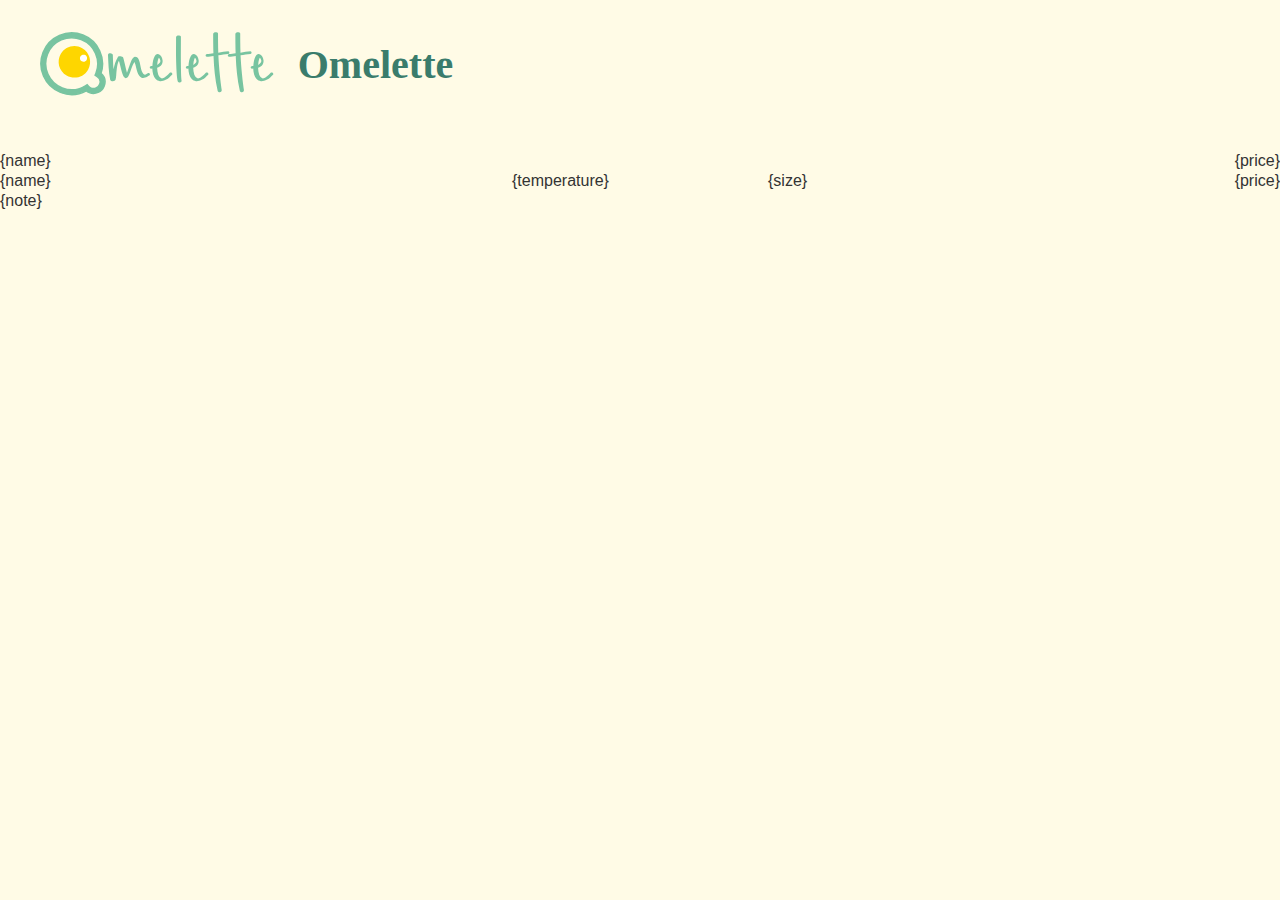
<file: template_for_figma/breakfast.html>
<html>

<body style="font-family: 'Noto Sans TC' , Arial, sans-serif; background: #fffbe6; color: #333; margin: 0; padding:
    0;">
<div style="max-width: 1200px; margin: 0 auto; padding: 32px 24px;">
 <div style="display: flex;
            align-items: center; margin-bottom: 24px;">
 <img src="../images/logo_no_padding.svg" alt="Omelette Logo" style="height:
                64px; margin-right: 24px;">
 <div>
 <h1 style="font-size: 2.5rem; margin: 0; color: #3a7c6c;
                    font-family: 'Pacifico' , cursive;">Omelette</h1>
 <div style="font-size: 1.25rem; color:
                    #d94f2a; font-weight: bold;"><!--MENU_TITLE--></div>
 <div style="font-size: 1rem; color: #1a3a7c;
                    font-weight: bold;"><!--SUPPLY_TIME--></div>
 </div>
 </div>
 <div style="display: flex; gap:
            32px;">
 <div style="flex: 2;">
  <div style="display: flex; flex-wrap: wrap; gap: 24px;">
   <!--CATEGORIES-->
  </div>
  <!--SET_OPTIONS-->
 </div>
 <div style="flex: 1; min-width: 320px;">
  <!--DRINKS-->
  <!--CONTACT-->
  <!--NOTES-->
 </div>
 </div>
</div>

<!--MENU_ITEM_TEMPLATE_START-->
<div style="display: flex; justify-content: space-between; align-items: center; margin-bottom: 2px;">
  <span style="flex: 1; text-align: left;">{name}</span>
  <span style="min-width: 48px; text-align: right;">{price}</span>
</div>
<!--MENU_ITEM_TEMPLATE_END-->

<!--
If a menu item has an 'options' array, it will be rendered as a parenthetical list after the name, e.g. 荷包蛋 (半熟/全熟)
-->

<!--DRINK_ITEM_TEMPLATE_START-->
<div style="display: flex; align-items: center; margin-bottom: 2px;">
  <span style="flex: 2; text-align: left;">{name}</span>
  <span style="flex: 1; text-align: left;">{temperature}</span>
  <span style="flex: 1; text-align: left;">{size}</span>
  <span style="flex: 1; text-align: right;">{price}</span>
</div>
{note}
<!--DRINK_ITEM_TEMPLATE_END-->

</body>

</html>
</file>
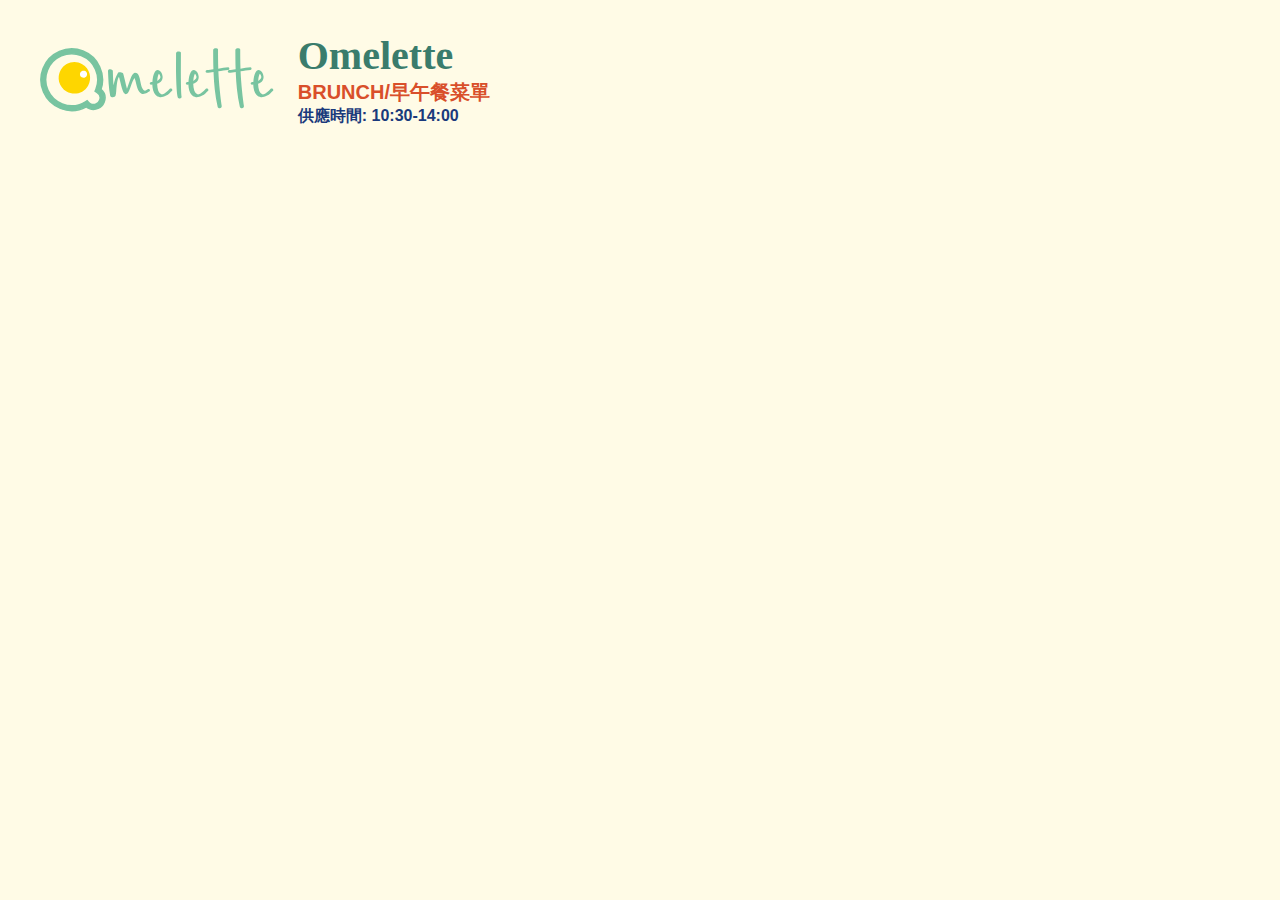
<file: template_for_figma/brunch.html>
<html>

<body style="font-family: 'Noto Sans TC' , Arial, sans-serif; background: #fffbe6; color: #333; margin: 0; padding:
    0;">
<div style="max-width: 1200px; margin: 0 auto; padding: 32px 24px;">
 <div style="display: flex;
            align-items: center; margin-bottom: 24px;">
 <img src="../images/logo_no_padding.svg" alt="Omelette Logo" style="height:
                64px; margin-right: 24px;">
 <div>
 <h1 style="font-size: 2.5rem; margin: 0; color: #3a7c6c;
                    font-family: 'Pacifico' , cursive;">Omelette</h1>
 <div style="font-size: 1.25rem; color:
                    #d94f2a; font-weight: bold;">BRUNCH/早午餐菜單</div>
 <div style="font-size: 1rem; color: #1a3a7c;
                    font-weight: bold;">供應時間: 10:30-14:00</div>
 </div>
 </div>
 <div style="display: flex; gap:
            32px;">
 <div style="flex: 2;">
  <!--CATEGORIES-->
  <!--SET_OPTIONS-->
 </div>
 <div style="flex: 1; min-width: 320px;">
  <!--DRINKS-->
  <!--CONTACT-->
  <!--NOTES-->
 </div>
 </div>
</div>
</body>

</html>
</file>
<file: styles.css>
/* Reset and Base Styles */
* {
    margin: 0;
    padding: 0;
    box-sizing: border-box;
}

body {
    font-family: 'Noto Sans TC', sans-serif;
    line-height: 1.6;
    color: #333;
    background: #78c4a0;
    min-height: 100vh;
}

.container {
    max-width: 1200px;
    margin: 0 auto;
    background: white;
    box-shadow: 0 0 30px rgba(0, 0, 0, 0.1);
    min-height: 100vh;
}

/* Header Styles */
.header {
    background: white;
    color: #333;
    padding: 1rem 0;
    position: relative;
    box-shadow: 0 2px 10px rgba(0, 0, 0, 0.1);
    z-index: 100;
}

.header-content {
    position: relative;
    z-index: 1;
    max-width: 1200px;
    margin: 0 auto;
    padding: 0 2rem;
    display: flex;
    justify-content: space-between;
    align-items: center;
}

.logo-container {
    position: relative;
}

.logo {
    height: 50px;
    width: auto;
    filter: drop-shadow(1px 1px 3px rgba(0, 0, 0, 0.1));
    transition: transform 0.3s ease;
}

.logo:hover {
    transform: scale(1.05);
}



/* Navigation Styles */
.nav {
    background: transparent;
}

.nav-container {
    display: flex;
    gap: 0;
}

.nav-btn {
    padding: 0.75rem 1.5rem;
    border: none;
    background: transparent;
    color: #666;
    font-size: 0.9rem;
    font-weight: 500;
    cursor: pointer;
    transition: all 0.3s ease;
    position: relative;
    border-radius: 20px;
    margin-left: 0.5rem;
}

.nav-btn:hover {
    background: #f8f9fa;
    color: #333;
}

.nav-btn.active {
    color: white;
    background: #78c4a0;
}

/* Main Content Styles */
.main-content {
    padding: 2rem;
}

.section {
    display: none;
    animation: fadeIn 0.5s ease-in-out;
}

.section.active {
    display: block;
}

@keyframes fadeIn {
    from { opacity: 0; transform: translateY(20px); }
    to { opacity: 1; transform: translateY(0); }
}

.section-header {
    text-align: center;
    margin-bottom: 3rem;
}

.section-header h2 {
    font-size: 2rem;
    color: #333;
    margin-bottom: 0.5rem;
}

.section-subtitle {
    color: #666;
    font-size: 1.1rem;
}

/* Category Styles */
.category {
    background: white;
    border-radius: 15px;
    padding: 2rem;
    margin-bottom: 2rem;
    box-shadow: 0 5px 20px rgba(0, 0, 0, 0.08);
    border: 1px solid #f0f0f0;
    transition: transform 0.3s ease, box-shadow 0.3s ease;
}

.category:hover {
    transform: translateY(-5px);
    box-shadow: 0 10px 30px rgba(0, 0, 0, 0.15);
}

.category-header {
    display: flex;
    align-items: center;
    justify-content: space-between;
    margin-bottom: 1.5rem;
    padding-bottom: 1rem;
    border-bottom: 2px solid #f0f0f0;
}

.category-title {
    font-size: 1.5rem;
    font-weight: 600;
    color: #333;
}

.category-badges {
    display: flex;
    gap: 0.5rem;
}

.badge {
    padding: 0.25rem 0.75rem;
    border-radius: 20px;
    font-size: 0.8rem;
    font-weight: 500;
    text-transform: uppercase;
}

.badge.new {
    background: #28a745;
    color: white;
}

.badge.recommended {
    background: #fed600;
    color: #333;
}

/* Menu Items */
.menu-items {
    display: grid;
    gap: 1rem;
}

.menu-item {
    display: flex;
    justify-content: space-between;
    align-items: center;
    padding: 1rem;
    background: #f8f9fa;
    border-radius: 10px;
    border-left: 4px solid #78c4a0;
    transition: all 0.3s ease;
}

.menu-item:hover {
    background: #e9ecef;
    transform: translateX(5px);
}

.item-info {
    flex: 1;
}

.item-name {
    font-weight: 500;
    color: #333;
    margin-bottom: 0.25rem;
}

.item-options {
    font-size: 0.9rem;
    color: #666;
    font-style: italic;
}

.item-price {
    font-size: 1.2rem;
    font-weight: 600;
    color: #78c4a0;
}

.item-badges {
    display: flex;
    gap: 0.5rem;
    margin-left: 1rem;
}

/* Side Dish Options */
.side-dish-options {
    margin-top: 1rem;
    padding: 1rem;
    background: #e8f4fd;
    border-radius: 8px;
    border-left: 4px solid #17a2b8;
}

.side-dish-title {
    font-weight: 600;
    color: #17a2b8;
    margin-bottom: 0.5rem;
}

.side-dish-list {
    display: flex;
    flex-wrap: wrap;
    gap: 0.5rem;
}

.side-dish-item {
    background: white;
    padding: 0.25rem 0.75rem;
    border-radius: 15px;
    font-size: 0.9rem;
    color: #17a2b8;
    border: 1px solid #17a2b8;
}

/* Add-ons */
.add-ons {
    margin-top: 1rem;
    padding: 1rem;
    background: #fff3cd;
    border-radius: 8px;
    border-left: 4px solid #ffc107;
}

.add-ons-title {
    font-weight: 600;
    color: #856404;
    margin-bottom: 0.5rem;
}

.add-on-item {
    display: flex;
    justify-content: space-between;
    align-items: center;
    padding: 0.5rem 0;
    border-bottom: 1px solid #ffeaa7;
}

.add-on-item:last-child {
    border-bottom: none;
}

.add-on-name {
    color: #856404;
}

.add-on-price {
    font-weight: 600;
    color: #856404;
}

/* Notes */
.category-note {
    margin-top: 1rem;
    padding: 1rem;
    background: #f8d7da;
    border-radius: 8px;
    border-left: 4px solid #dc3545;
    color: #721c24;
    font-size: 0.9rem;
}

/* Set Options Styles */
.set-options-grid {
    display: grid;
    grid-template-columns: repeat(auto-fit, minmax(280px, 1fr));
    gap: 1.5rem;
}

.set-option {
    background: white;
    border-radius: 15px;
    padding: 1.5rem;
    box-shadow: 0 5px 20px rgba(0, 0, 0, 0.08);
    border: 2px solid #e0e0e0;
    transition: all 0.3s ease;
    text-align: center;
}

.set-option:hover {
    border-color: #78c4a0;
    transform: translateY(-5px);
    box-shadow: 0 10px 30px rgba(0, 0, 0, 0.15);
}

.set-option-name {
    font-size: 1.5rem;
    font-weight: 700;
    color: #78c4a0;
    margin-bottom: 1rem;
}

.set-option-price {
    font-size: 1.2rem;
    font-weight: 600;
    color: #28a745;
    margin-bottom: 1rem;
}

.set-option-content {
    list-style: none;
    margin-bottom: 1rem;
}

.set-option-content li {
    padding: 0.5rem 0;
    border-bottom: 1px solid #f0f0f0;
}

.set-option-content li:last-child {
    border-bottom: none;
}

.set-option-save {
    background: #fed600;
    color: #333;
    padding: 0.5rem 1rem;
    border-radius: 20px;
    font-weight: 600;
    display: inline-block;
}

/* Drinks Styles */
.drinks-grid {
    display: grid;
    grid-template-columns: repeat(auto-fit, minmax(300px, 1fr));
    gap: 1.5rem;
}

.drink-item {
    background: white;
    border-radius: 15px;
    padding: 1.5rem;
    box-shadow: 0 5px 20px rgba(0, 0, 0, 0.08);
    border: 1px solid #f0f0f0;
    transition: all 0.3s ease;
}

.drink-item:hover {
    transform: translateY(-5px);
    box-shadow: 0 10px 30px rgba(0, 0, 0, 0.15);
}

.drink-name {
    font-size: 1.3rem;
    font-weight: 600;
    color: #333;
    margin-bottom: 1rem;
    text-align: center;
}

.drink-temperatures {
    display: flex;
    justify-content: center;
    gap: 0.5rem;
    margin-bottom: 1rem;
}

.temperature-tag {
    background: #e9ecef;
    color: #495057;
    padding: 0.25rem 0.75rem;
    border-radius: 15px;
    font-size: 0.9rem;
    font-weight: 500;
}

.drink-sizes {
    display: flex;
    justify-content: center;
    gap: 1rem;
}

.size-option {
    text-align: center;
    padding: 0.75rem;
    background: #f8f9fa;
    border-radius: 8px;
    border: 2px solid transparent;
    transition: all 0.3s ease;
}

.size-option:hover {
    border-color: #78c4a0;
    background: white;
}

.size-label {
    font-weight: 600;
    color: #333;
    margin-bottom: 0.25rem;
}

.size-price {
    color: #78c4a0;
    font-weight: 600;
}

.drink-notes {
    margin-top: 1rem;
    padding: 0.75rem;
    background: #fff3cd;
    border-radius: 8px;
    color: #856404;
    font-size: 0.9rem;
    text-align: center;
}

/* Contact Styles */
.contact-container {
    display: grid;
    grid-template-columns: repeat(auto-fit, minmax(300px, 1fr));
    gap: 2rem;
    margin-bottom: 2rem;
}

.contact-card {
    background: white;
    border-radius: 15px;
    padding: 2rem;
    box-shadow: 0 5px 20px rgba(0, 0, 0, 0.08);
    text-align: center;
    border: 1px solid #f0f0f0;
    transition: all 0.3s ease;
}

.contact-card:hover {
    transform: translateY(-5px);
    box-shadow: 0 10px 30px rgba(0, 0, 0, 0.15);
}

.contact-icon {
    font-size: 3rem;
    color: #78c4a0;
    margin-bottom: 1rem;
}

.contact-title {
    font-size: 1.3rem;
    font-weight: 600;
    color: #333;
    margin-bottom: 0.5rem;
}

.contact-info {
    color: #666;
    font-size: 1.1rem;
}

.social-links {
    display: flex;
    justify-content: center;
    gap: 1rem;
    margin-top: 1rem;
}

.social-link {
    display: inline-flex;
    align-items: center;
    gap: 0.5rem;
    padding: 0.75rem 1.5rem;
    background: #78c4a0;
    color: white;
    text-decoration: none;
    border-radius: 25px;
    transition: all 0.3s ease;
}

.social-link:hover {
    background: #6bb890;
    transform: translateY(-2px);
}

/* Footer Styles */
.footer {
    background: #f8f9fa;
    padding: 2rem;
    border-top: 1px solid #e0e0e0;
}

.notes-list {
    list-style: none;
    display: grid;
    grid-template-columns: repeat(auto-fit, minmax(250px, 1fr));
    gap: 1rem;
}

.note-item {
    background: white;
    padding: 1rem;
    border-radius: 8px;
    border-left: 4px solid #78c4a0;
    color: #333;
    font-size: 0.9rem;
}

/* Responsive Design */
@media (max-width: 768px) {
    .header-content {
        flex-direction: column;
        gap: 1rem;
    }
    
    .logo {
        height: 40px;
    }
    
    .nav-container {
        flex-wrap: wrap;
        justify-content: center;
    }
    
    .nav-btn {
        margin: 0.25rem;
    }
    
    .main-content {
        padding: 1rem;
    }
    
    .category {
        padding: 1.5rem;
    }
    
    .menu-item {
        flex-direction: column;
        align-items: flex-start;
        gap: 0.5rem;
    }
    
    .item-price {
        align-self: flex-end;
    }
    
    .set-options-grid,
    .drinks-grid,
    .contact-container {
        grid-template-columns: 1fr;
    }
    
    .notes-list {
        grid-template-columns: 1fr;
    }
}

@media (max-width: 480px) {
    .logo {
        height: 35px;
    }
    
    .nav-btn {
        padding: 0.5rem 1rem;
        font-size: 0.8rem;
    }
    
    .category-title {
        font-size: 1.2rem;
    }
    
    .section-header h2 {
        font-size: 1.5rem;
    }
}

/* Loading Animation */
.loading {
    text-align: center;
    padding: 2rem;
    color: #666;
}

.loading::after {
    content: '';
    display: inline-block;
    width: 20px;
    height: 20px;
    border: 3px solid #f3f3f3;
    border-top: 3px solid #78c4a0;
    border-radius: 50%;
    animation: spin 1s linear infinite;
    margin-left: 1rem;
}

@keyframes spin {
    0% { transform: rotate(0deg); }
    100% { transform: rotate(360deg); }
}
</file>
